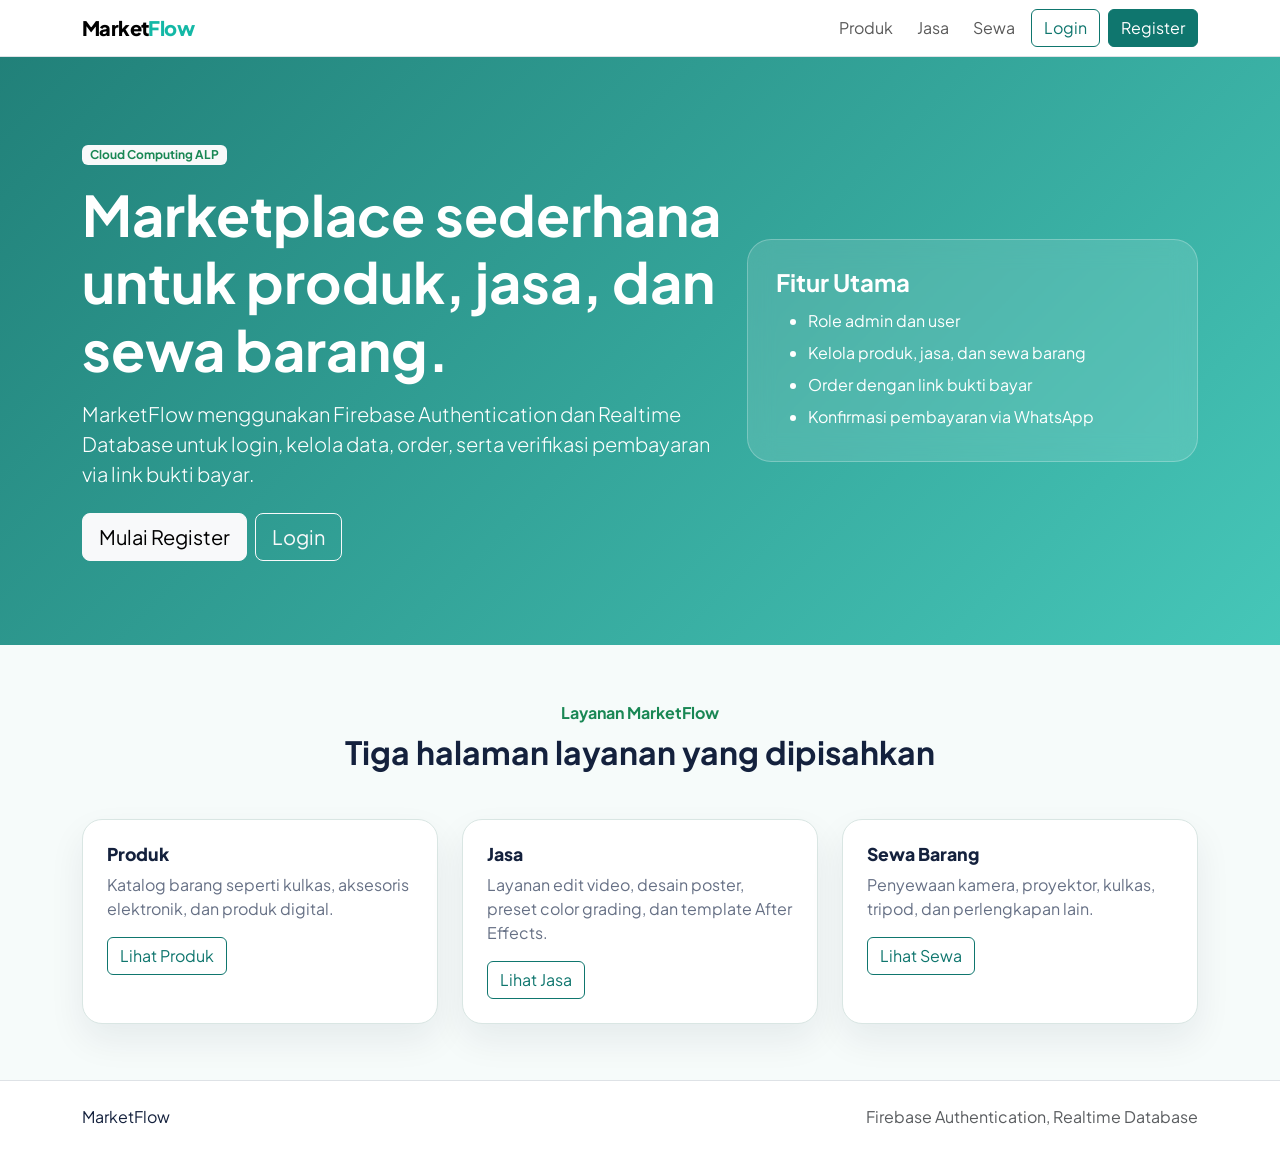
<file: index.html>
<!doctype html>
<html lang="id">
  <head>
    <meta charset="utf-8">
    <meta name="viewport" content="width=device-width, initial-scale=1">
    <title>MarketFlow - Marketplace Produk, Jasa, dan Sewa</title>
    <link href="https://cdn.jsdelivr.net/npm/bootstrap@5.3.3/dist/css/bootstrap.min.css" rel="stylesheet">
    <link rel="preconnect" href="https://fonts.googleapis.com">
    <link rel="preconnect" href="https://fonts.gstatic.com" crossorigin>
    <link href="https://fonts.googleapis.com/css2?family=Plus+Jakarta+Sans:wght@400;500;600;700;800&display=swap" rel="stylesheet">
    <link rel="stylesheet" href="assets/css/style.css">
  </head>
  <body>
    <nav class="navbar navbar-expand-lg bg-white border-bottom sticky-top">
      <div class="container">
        <a class="navbar-brand" href="index.html">Market<span class="brand-dot">Flow</span></a>
        <button class="navbar-toggler" type="button" data-bs-toggle="collapse" data-bs-target="#mainNav">
          <span class="navbar-toggler-icon"></span>
        </button>
        <div class="collapse navbar-collapse" id="mainNav">
          <ul class="navbar-nav ms-auto align-items-lg-center gap-lg-2">
            <li class="nav-item"><a class="nav-link" href="pages/produk.html">Produk</a></li>
            <li class="nav-item"><a class="nav-link" href="pages/jasa.html">Jasa</a></li>
            <li class="nav-item"><a class="nav-link" href="pages/sewa.html">Sewa</a></li>
            <li class="nav-item"><a class="btn btn-outline-success" href="pages/login.html">Login</a></li>
            <li class="nav-item"><a class="btn btn-success" href="pages/register.html">Register</a></li>
          </ul>
        </div>
      </div>
    </nav>

    <header class="hero-section">
      <div class="container">
        <div class="row align-items-center g-4">
          <div class="col-lg-7">
            <span class="badge text-bg-light text-success mb-3">Cloud Computing ALP</span>
            <h1 class="display-4 fw-bold">Marketplace sederhana untuk produk, jasa, dan sewa barang.</h1>
            <p class="lead mt-3">MarketFlow menggunakan Firebase Authentication dan Realtime Database untuk login, kelola data, order, serta verifikasi pembayaran via link bukti bayar.</p>
            <div class="d-flex flex-wrap gap-2 mt-4">
              <a class="btn btn-light btn-lg" href="pages/register.html">Mulai Register</a>
              <a class="btn btn-outline-light btn-lg" href="pages/login.html">Login</a>
            </div>
          </div>
          <div class="col-lg-5">
            <div class="hero-card">
              <h2 class="h4 fw-bold">Fitur Utama</h2>
              <ul class="mb-0 lh-lg">
                <li>Role admin dan user</li>
                <li>Kelola produk, jasa, dan sewa barang</li>
                <li>Order dengan link bukti bayar</li>
                <li>Konfirmasi pembayaran via WhatsApp</li>
              </ul>
            </div>
          </div>
        </div>
      </div>
    </header>

    <main class="section-pad">
      <div class="container">
        <div class="text-center mb-5">
          <p class="text-success fw-bold mb-2">Layanan MarketFlow</p>
          <h2 class="fw-bold">Tiga halaman layanan yang dipisahkan</h2>
        </div>
        <div class="row g-4">
          <div class="col-md-4">
            <article class="feature-card h-100">
              <h3>Produk</h3>
              <p>Katalog barang seperti kulkas, aksesoris elektronik, dan produk digital.</p>
              <a class="btn btn-outline-success" href="pages/produk.html">Lihat Produk</a>
            </article>
          </div>
          <div class="col-md-4">
            <article class="feature-card h-100">
              <h3>Jasa</h3>
              <p>Layanan edit video, desain poster, preset color grading, dan template After Effects.</p>
              <a class="btn btn-outline-success" href="pages/jasa.html">Lihat Jasa</a>
            </article>
          </div>
          <div class="col-md-4">
            <article class="feature-card h-100">
              <h3>Sewa Barang</h3>
              <p>Penyewaan kamera, proyektor, kulkas, tripod, dan perlengkapan lain.</p>
              <a class="btn btn-outline-success" href="pages/sewa.html">Lihat Sewa</a>
            </article>
          </div>
        </div>
      </div>
    </main>

    <footer class="border-top bg-white py-4">
      <div class="container d-flex flex-wrap justify-content-between gap-2">
        <span>MarketFlow</span>
        <span class="text-muted">Firebase Authentication, Realtime Database</span>
      </div>
    </footer>

    <script src="https://cdn.jsdelivr.net/npm/bootstrap@5.3.3/dist/js/bootstrap.bundle.min.js"></script>
  </body>
</html>
</file>
<file: assets/css/style.css>
:root {
  --mf-primary: #0f766e;
  --mf-primary-dark: #0b4f4a;
  --mf-accent: #14b8a6;
  --mf-bg: #f6fbfa;
  --mf-ink: #14213d;
  --mf-muted: #667085;
  --mf-line: #d9e6e3;
  --mf-card: #ffffff;
}

body {
  min-height: 100vh;
  background: var(--mf-bg);
  color: var(--mf-ink);
  font-family: "Plus Jakarta Sans", system-ui, sans-serif;
}

.navbar-brand {
  font-weight: 800;
  letter-spacing: -0.03em;
}

.brand-dot {
  color: var(--mf-accent);
}

.hero-section {
  padding: 84px 0;
  background:
    linear-gradient(135deg, rgba(15, 118, 110, 0.92), rgba(20, 184, 166, 0.78)),
    url("https://images.unsplash.com/photo-1556742502-ec7c0e9f34b1?auto=format&fit=crop&w=1600&q=80") center/cover;
  color: #fff;
}

.hero-card {
  border: 1px solid rgba(255, 255, 255, 0.25);
  border-radius: 24px;
  padding: 28px;
  background: rgba(255, 255, 255, 0.12);
  backdrop-filter: blur(12px);
}

.section-pad {
  padding: 56px 0;
}

.page-title {
  padding: 48px 0 28px;
}

.feature-card,
.market-card,
.data-card,
.empty-card,
.auth-card,
.stat-card {
  border: 1px solid var(--mf-line);
  border-radius: 20px;
  background: var(--mf-card);
  box-shadow: 0 16px 36px rgba(20, 33, 61, 0.07);
}

.feature-card,
.market-card,
.auth-card,
.stat-card {
  padding: 24px;
}

.feature-card h3,
.market-card h3,
.data-card h3 {
  font-size: 1.1rem;
  font-weight: 800;
}

.market-card {
  display: flex;
  min-height: 100%;
  flex-direction: column;
  gap: 12px;
}

.market-card__icon {
  display: grid;
  width: 52px;
  height: 52px;
  place-items: center;
  border-radius: 16px;
  background: rgba(20, 184, 166, 0.15);
  color: var(--mf-primary);
  font-weight: 800;
  text-transform: uppercase;
}

.market-card p,
.data-card p,
.feature-card p {
  color: var(--mf-muted);
}

.data-card small {
  display: block;
  color: var(--mf-muted);
}

.order-box {
  margin-top: auto;
  padding-top: 12px;
  border-top: 1px solid var(--mf-line);
}

.data-card {
  display: flex;
  justify-content: space-between;
  gap: 20px;
  padding: 20px;
  margin-bottom: 14px;
}

.data-card__actions {
  display: flex;
  min-width: 160px;
  flex-direction: column;
  gap: 10px;
}

.data-card textarea {
  min-height: 74px;
}

.empty-card {
  padding: 24px;
  color: var(--mf-muted);
  text-align: center;
}

.auth-shell {
  min-height: calc(100vh - 64px);
  display: grid;
  place-items: center;
  padding: 48px 0;
}

.auth-card {
  width: min(100%, 480px);
}

.btn-success,
.bg-success {
  background-color: var(--mf-primary) !important;
  border-color: var(--mf-primary) !important;
}

.btn-outline-success {
  color: var(--mf-primary);
  border-color: var(--mf-primary);
}

.btn-outline-success:hover {
  background: var(--mf-primary);
  border-color: var(--mf-primary);
}

.admin-sidebar {
  position: sticky;
  top: 80px;
}

.admin-link {
  display: block;
  margin-bottom: 10px;
  padding: 12px 14px;
  border-radius: 12px;
  color: var(--mf-ink);
  text-decoration: none;
}

.admin-link:hover,
.admin-link.active {
  background: rgba(20, 184, 166, 0.14);
  color: var(--mf-primary-dark);
}

.category-field {
  position: relative;
}

.category-suggestions {
  position: absolute;
  top: 100%;
  left: 12px;
  right: 12px;
  z-index: 30;
  max-height: 180px;
  overflow-y: auto;
  border: 1px solid var(--mf-line);
  border-radius: 10px;
  background: #fff;
}

.order-admin-page__title {
  font-size: clamp(1.9rem, 2.3vw, 2.4rem);
  letter-spacing: -0.02em;
}

.order-admin-page__subtitle {
  max-width: 760px;
  font-size: 1.02rem;
  margin-bottom: 20px;
}

.order-user-page__title {
  font-size: clamp(1.8rem, 2.2vw, 2.2rem);
  letter-spacing: -0.02em;
}

.order-user-page__subtitle {
  max-width: 720px;
  font-size: 1.01rem;
  margin-bottom: 20px;
}

.order-filter-group .btn {
  padding: 7px 14px;
  font-size: 0.93rem;
  border-radius: 10px;
}

.order-card {
  padding: 24px;
  margin-bottom: 16px;
}

.order-card__main {
  width: 100%;
}

.order-card__summary {
  display: flex;
  justify-content: space-between;
  align-items: flex-start;
  gap: 16px;
}

.order-card__summary-left {
  display: flex;
  flex-direction: column;
  gap: 6px;
}

.order-card__summary-right {
  display: flex;
  flex-direction: column;
  gap: 8px;
  align-items: flex-end;
  min-width: 240px;
}

.order-summary-time {
  color: var(--mf-muted);
  font-size: 0.84rem;
}

.order-summary-total {
  font-weight: 700;
  font-size: 0.95rem;
  color: var(--mf-primary-dark);
}

.order-card__detail {
  margin-top: 14px;
  border-top: 1px dashed var(--mf-line);
  padding-top: 14px;
}

.order-card__pay-status {
  width: 230px;
}

.order-card__title {
  margin-bottom: 6px;
  font-size: 1.55rem;
  line-height: 1.2;
}

.order-card__email {
  margin-bottom: 0;
  font-size: 1.02rem;
  color: var(--mf-muted);
}

.order-card__meta {
  display: grid;
  grid-template-columns: repeat(2, minmax(0, 1fr));
  gap: 8px 14px;
  padding: 12px 14px;
  border: 1px solid var(--mf-line);
  border-radius: 12px;
  background: #fcfefe;
}

.order-meta__label {
  display: block;
  font-size: 0.8rem;
  font-weight: 700;
  text-transform: uppercase;
  letter-spacing: 0.04em;
  color: #7d8998;
}

.order-meta__value {
  display: block;
  font-size: 0.98rem;
  color: var(--mf-ink);
}

.order-card__actions-row {
  display: flex;
  gap: 8px;
  flex-wrap: wrap;
  margin-top: 12px;
}

.order-workflow {
  margin-top: 14px;
  padding: 14px;
  border: 1px solid var(--mf-line);
  border-radius: 12px;
  background: #fbfdfd;
}

.order-section-title {
  font-size: 0.78rem;
  font-weight: 700;
  letter-spacing: 0.04em;
  text-transform: uppercase;
  color: #7d8998;
}

.order-workflow__details {
  margin-top: 8px;
}

.order-workflow__details small {
  display: block;
  margin-bottom: 2px;
}

.order-note-box {
  margin-top: 14px;
  display: flex;
  flex-direction: column;
  gap: 8px;
}

@media (max-width: 768px) {
  .hero-section {
    padding: 56px 0;
  }

  .data-card {
    flex-direction: column;
  }

  .data-card__actions {
    min-width: 100%;
  }

  .order-card__summary {
    flex-direction: column;
  }

  .order-card__summary-right {
    min-width: 100%;
    width: 100%;
    align-items: flex-start;
  }

  .order-card__pay-status {
    width: 100%;
  }

  .order-card__meta {
    grid-template-columns: 1fr;
  }
}
</file>
